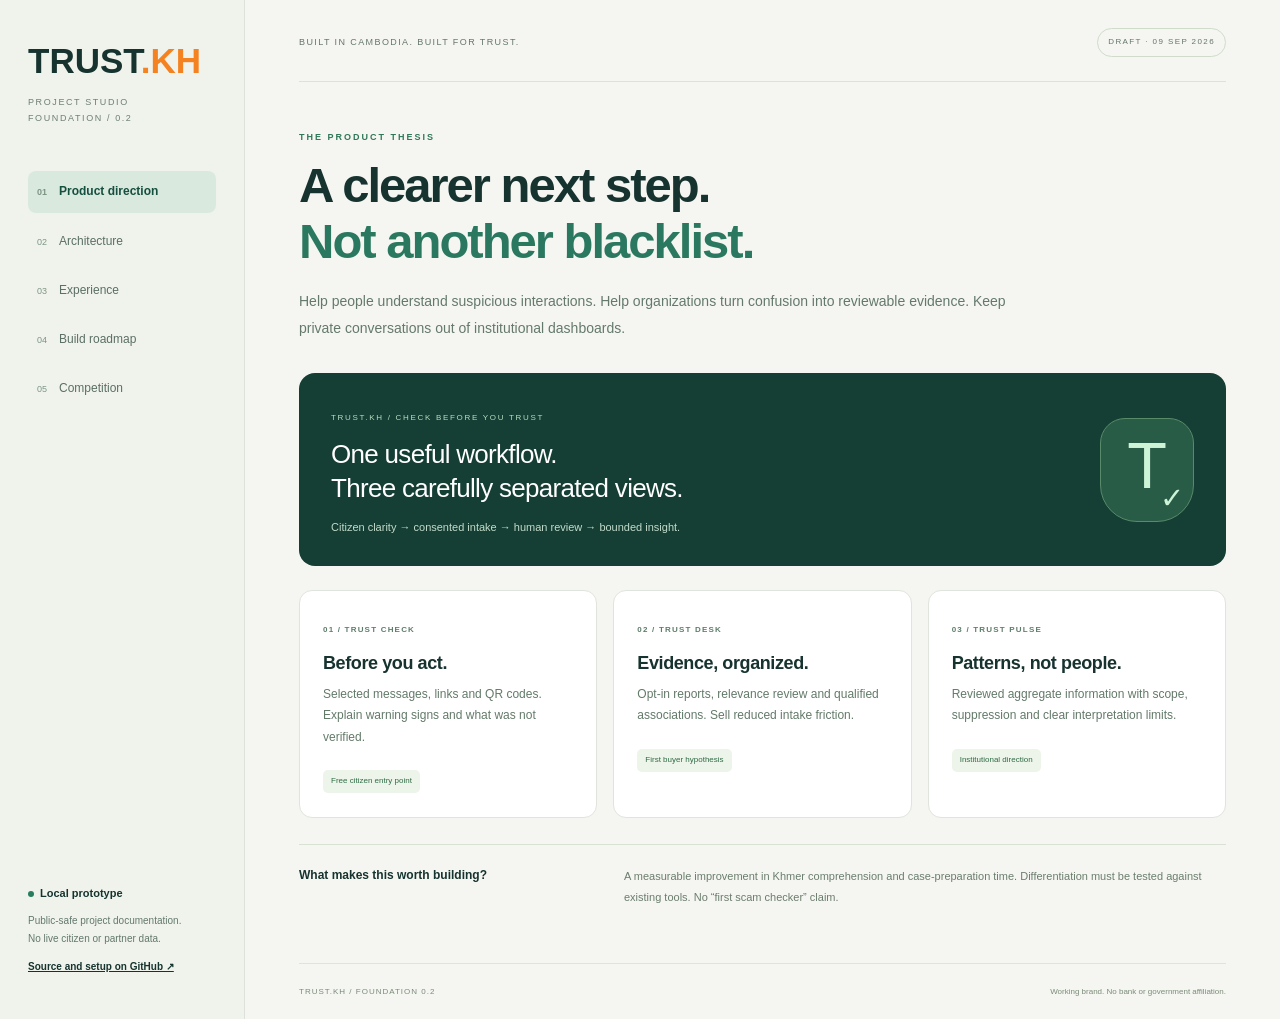
<file: app/static/project/index.html>
<!doctype html><html lang="en"><head><meta charset="utf-8"><meta name="viewport" content="width=device-width,initial-scale=1"><title>Trust.kh — Project studio</title><link rel="icon" href="icon.svg" type="image/svg+xml"><meta name="theme-color" content="#1B63C4"><link rel="stylesheet" href="studio.css"></head><body><a class="skip" href="#content">Skip to content</a><div class="shell"><aside class="rail"><a class="wordmark" href="#overview">TRUST<span>.KH</span></a><p class="rail-caption">PROJECT STUDIO<br>FOUNDATION / 0.2</p><nav aria-label="Project sections"><button class="active" data-view="overview" aria-pressed="true"><span>01</span>Product direction</button><button data-view="architecture" aria-pressed="false"><span>02</span>Architecture</button><button data-view="experience" aria-pressed="false"><span>03</span>Experience</button><button data-view="roadmap" aria-pressed="false"><span>04</span>Build roadmap</button><button data-view="pitch" aria-pressed="false"><span>05</span>Competition</button></nav><div class="rail-bottom"><span class="status-dot"></span>Local prototype<p>Public-safe project documentation.<br>No live citizen or partner data.</p><a href="../" data-app-link>Open local application ↗</a></div></aside><main id="content"><header class="top"><span>BUILT IN CAMBODIA. BUILT FOR TRUST.</span><span class="pill">DRAFT · 09 SEP 2026</span></header><section data-section="overview"><div class="eyebrow">THE PRODUCT THESIS</div><h1>A clearer next step.<br><em>Not another blacklist.</em></h1><p class="lead">Help people understand suspicious interactions. Help organizations turn confusion into reviewable evidence. Keep private conversations out of institutional dashboards.</p><div class="hero-box"><div><span class="tiny">TRUST.KH / CHECK BEFORE YOU TRUST</span><h2>One useful workflow.<br>Three carefully separated views.</h2><p>Citizen clarity → consented intake → human review → bounded insight.</p></div><span class="seal" aria-hidden="true">T<span>✓</span></span></div><div class="cards three"><article><span class="label">01 / TRUST CHECK</span><h3>Before you act.</h3><p>Selected messages, links and QR codes. Explain warning signs and what was not verified.</p><span class="tag">Free citizen entry point</span></article><article><span class="label">02 / TRUST DESK</span><h3>Evidence, organized.</h3><p>Opt-in reports, relevance review and qualified associations. Sell reduced intake friction.</p><span class="tag">First buyer hypothesis</span></article><article><span class="label">03 / TRUST PULSE</span><h3>Patterns, not people.</h3><p>Reviewed aggregate information with scope, suppression and clear interpretation limits.</p><span class="tag">Institutional direction</span></article></div><div class="split-note"><strong>What makes this worth building?</strong><p>A measurable improvement in Khmer comprehension and case-preparation time. Differentiation must be tested against existing tools. No “first scam checker” claim.</p></div></section><section data-section="architecture" hidden><div class="eyebrow">ONE REPOSITORY. ONE MODULAR APPLICATION.</div><h1>Small enough to build.<br><em>Clear enough to trust.</em></h1><p class="lead">The current local adapter is intentionally separate from the proposed production design. Infrastructure is not an impact metric.</p><div class="architecture"><div class="layer-caption">WORKING LOCAL FOUNDATION</div><div class="nodes"><div>Citizen browser<small>Selected input + consent</small></div><div>Analyst workspace<small>Development role key</small></div><div>Aggregate view<small>Separate development key</small></div></div><div class="arrow" aria-hidden="true">↓</div><div class="node-main">FastAPI modular application<small>Request limits · scoped capabilities · versioned passive rules · QR decoding</small></div><div class="arrow" aria-hidden="true">↓</div><div class="nodes two"><div>Short-lived memory<small>15-minute check capabilities</small></div><div>SQLite<small>Minimized reports, review, audit</small></div></div></div><div class="cards two"><article><span class="label">PILOT TARGET / NOT IMPLEMENTED</span><h3>Durable and purpose-bound.</h3><p>PostgreSQL migrations, named staff + MFA, organization-level authorization, bounded workers, private storage, retention jobs and tested recovery.</p></article><article><span class="label">DESIGN BOUNDARY</span><h3>No arbitrary browsing.</h3><p>The app does not visit submitted URLs. External reputation and extraction require an approved provider, privacy decision, cost cap and explicit availability states.</p></article></div><div class="split-note"><strong>Publication is a separate boundary.</strong><p>Production Pulse should read approved fixed-period snapshots, not an unrestricted case database. Current small-cell suppression is not an anonymity guarantee.</p></div></section><section data-section="experience" hidden><div class="eyebrow">THE EXPERIENCE</div><h1>Calm by design.<br><em>Specific when it matters.</em></h1><p class="lead">A restrained deep-green palette, readable type, large controls and explanations that distinguish evidence from uncertainty. Khmer citizen copy is a draft pending user review.</p><div class="experience-grid"><article class="screen"><div class="screen-top"><strong>trust.kh</strong><span>DESIGN WALKTHROUGH</span></div><h3>What feels suspicious?</h3><div class="fake-tabs"><span class="selected">Message</span><span>Link</span><span>QR</span></div><div class="sample-input">Synthetic example:<br>“Please send your OTP to claim a reward.”</div><div class="sample-button">Check warning signs ↗</div><p class="micro">Illustration of the implemented workflow. This studio does not submit or analyze messages.</p></article><article class="screen"><div class="screen-top"><strong>Your next step</strong><span>ILLUSTRATIVE RESULT</span></div><div class="warning"><span>STRONG WARNING SIGNS</span><h3>Do not share the code.</h3><p>The text requests an OTP. Verify independently rather than sending credentials to another person.</p></div><div class="reason"><strong>What is not checked</strong><p>Sender identity, bank ownership and live reputation.</p></div><div class="reason"><strong>You control reporting</strong><p>A separate consent step. No automatic public accusation.</p></div></article></div><div class="cards three"><article><span class="swatch green"></span><h3>Clear action</h3><p>Deep green for primary actions. Status always uses words as well as color.</p></article><article><span class="swatch amber"></span><h3>Calibrated warnings</h3><p>No invented “93% scam” scores. Present reasons, source limits and next steps.</p></article><article><span class="swatch gray"></span><h3>Honest unknowns</h3><p>An unknown result is not safe. Offline guidance must not look like a live check.</p></article></div><div class="split-note"><strong>Actual working screens are in the app.</strong><p>Use the citizen, analyst and Pulse pages on the local server. This walkthrough is not a substitute for backend tests or device testing.</p></div></section><section data-section="roadmap" hidden><div class="eyebrow">BUILD IN SMALL, VERIFIED SLICES</div><h1>From prototype<br><em>to credible evidence.</em></h1><p class="lead">A founder-led plan with AI-assisted development. Dates and capacity are assumptions; customer validation and safe data handling determine the release.</p><div class="timeline"><article><span class="week">09–15 SEP</span><div><span class="tag">FOUNDATION + DISCOVERY</span><h3>Establish the workflow.</h3><p>Local app, code history, architecture, acceptance tests. Interview five staff and ten citizen users; confirm ownership and category.</p></div></article><article><span class="week">16–29 SEP</span><div><span class="tag planned">PLANNED</span><h3>Build the controlled pilot path.</h3><p>Durable storage and named identity. Approved reputation adapter and user-confirmed extraction. Evaluate Khmer and KHQR compatibility.</p></div></article><article><span class="week">30 SEP–13 OCT</span><div><span class="tag planned">PLANNED</span><h3>Prove safety and usefulness.</h3><p>Consent, access, deletion and restoration tests. Controlled pilot only after release gates. Compare with the existing staff workflow.</p></div></article><article><span class="week">14–27 OCT</span><div><span class="tag planned">PLANNED</span><h3>Measure, correct, freeze.</h3><p>Review errors, price-test, seek a second design partner, document outcomes and rehearse a transparent demonstration.</p></div></article><article><span class="week">28 OCT–01 NOV</span><div><span class="tag planned">SUBMISSION BUFFER</span><h3>Submit what is true.</h3><p>Owner approval, exact eligibility and field checks. Distinguish working, synthetic and planned capabilities.</p></div></article></div><div class="split-note"><strong>Cut scope before cutting safeguards.</strong><p>Telegram, native apps, detailed maps and elaborate graph visuals come after the core intake workflow, not before it.</p></div></section><section data-section="pitch" hidden><div class="eyebrow">CDA 2026 / WORKING ENTRY STRATEGY</div><h1>Demonstrate value.<br><em>Do not manufacture traction.</em></h1><p class="lead">Primary working route: Digital Research &amp; Innovation, subject to eligibility confirmation. Minister’s Startup remains conditional on applicable registration and ownership requirements.</p><div class="hero-box"><div><span class="tiny">THE RESEARCH QUESTION</span><h2>Can structured, user-confirmed intake<br>make case preparation meaningfully better?</h2><p>Compare preparation time, comprehension, correction burden and mistakes—not just downloads.</p></div></div><div class="cards three"><article><span class="label">WORKING DEMO</span><h3>Show an unknown.</h3><p>Explain an OTP warning, then show an unfamiliar link with insufficient evidence. No claim of comprehensive scam detection.</p></article><article><span class="label">PILOT PROOF</span><h3>Measure the difference.</h3><p>Matched tasks, documented baseline, held-out cases and independent review where feasible. Targets are not results.</p></article><article><span class="label">RIGHT TO OPERATE</span><h3>Earn permission.</h3><p>Confirm applicant eligibility, project ownership, data permissions and any use of logos. No government endorsement is claimed.</p></article></div><div class="facts"><div><strong>02 Nov 2026</strong><span>Published application closing date</span></div><div><strong>Individual route</strong><span>Research &amp; Innovation eligibility</span></div><div><strong>No submission yet</strong><span>Draft proposal; owner action required</span></div></div><p class="micro">Source: MPTC CDA 2026 page, reviewed 9 September 2026. Verify requirements before submitting. <a href="https://mptc.gov.kh/cda26/" target="_blank" rel="noopener noreferrer">Official competition information ↗</a></p></section><footer>TRUST.KH / FOUNDATION 0.2<span>Working brand. No bank or government affiliation.</span></footer></main></div><script src="studio.js"></script></body></html>
</file>
<file: app/static/project/studio.css>
*{box-sizing:border-box}body{margin:0;background:#f5f6f1;color:#16332f;font-family:Inter,Arial,sans-serif;font-size:15px;line-height:1.6}button{font:inherit;cursor:pointer}a{color:inherit}button:focus-visible,a:focus-visible{outline:3px solid #b56b2e;outline-offset:5px}[hidden]{display:none!important}.skip{position:absolute;top:-100px;padding:10px;background:white;z-index:5}.skip:focus{top:4px}.shell{max-width:1600px;margin:auto;display:grid;grid-template-columns:245px 1fr;min-height:100vh}.rail{padding:43px 28px;border-right:1px solid #dce2da;display:flex;flex-direction:column;min-height:100vh;background:#f0f3ec}.wordmark{font-weight:800;font-size:35px;letter-spacing:0;text-decoration:none;line-height:1}.wordmark span{color:#F58220}.rail-caption{font-size:9px;letter-spacing:1.6px;color:#6c7f72;line-height:1.8;margin:16px 0 45px}nav{display:grid;gap:8px}nav button{border:0;background:transparent;text-align:left;padding:11px 9px;border-radius:8px;font-size:12px;color:#5a6f65}nav button span{font-size:9px;display:inline-block;width:22px;color:#7c9484}nav button.active{background:#dae9dd;color:#154f40;font-weight:700}.rail-bottom{margin-top:auto;padding-top:80px;font-size:11px;font-weight:700}.rail-bottom p{font-size:10px;font-weight:400;color:#63786d;line-height:1.8}.rail-bottom a{font-size:10px}.status-dot{width:6px;height:6px;display:inline-block;background:#277d5e;border-radius:50%;margin-right:6px}main{padding:28px 54px 20px;min-width:0}.top{display:flex;justify-content:space-between;align-items:center;gap:20px;font-size:9px;letter-spacing:1.4px;color:#64766a;border-bottom:1px solid #dde2d9;padding-bottom:24px;margin-bottom:48px}.pill{border:1px solid #d0dbcb;padding:7px 10px;border-radius:20px;font-size:8px;white-space:nowrap}.eyebrow{font-size:9px;letter-spacing:2px;font-weight:700;color:#317859;margin-bottom:14px}h1{font-size:49px;letter-spacing:-2px;font-weight:650;line-height:1.13;margin:0 0 19px}h1 em{font-style:normal;color:#2b7860}.lead{font-size:14px;max-width:710px;color:#64796c;line-height:1.9;margin:0 0 30px}.hero-box{padding:30px 32px;background:#153e34;color:white;border-radius:16px;display:flex;align-items:center;justify-content:space-between;gap:20px;margin:32px 0 24px}.tiny{font-size:8px;letter-spacing:1.7px;color:#b8dec2}.hero-box h2{font-weight:500;font-size:26px;letter-spacing:-.7px;line-height:1.3;margin:11px 0}.hero-box p{font-size:11px;color:#c3dccb;margin:13px 0 0}.seal{position:relative;font-size:65px;background:#285c47;color:#cef4d8;width:94px;height:104px;border:1px solid #578b6a;border-radius:25px 25px 37px 37px;text-align:center;line-height:1.45;flex-shrink:0}.seal span{position:absolute;right:9px;bottom:2px;font-size:29px}.cards{display:grid;gap:16px;margin:23px 0}.three{grid-template-columns:repeat(3,1fr)}.two{grid-template-columns:repeat(2,1fr)}.cards article{padding:24px 23px;background:#fff;border:1px solid #dfe5dc;border-radius:13px}.label{font-size:8px;letter-spacing:1.2px;color:#5d7d6a;font-weight:700}h3{font-size:18px;letter-spacing:-.4px;margin:12px 0 8px;line-height:1.35}.cards p{font-size:12px;line-height:1.8;color:#637a69;margin:8px 0 18px}.tag{font-size:8px;background:#edf4e9;color:#2f6b46;border-radius:5px;padding:5px 8px;display:inline-block}.planned{background:#f7eddc;color:#80591d}.split-note{display:grid;grid-template-columns:1fr 2fr;gap:24px;border-top:1px solid #d9e1d4;margin-top:26px;padding-top:21px}.split-note strong{font-size:12px;line-height:1.5}.split-note p{font-size:11px;color:#6a7d6c;line-height:1.9;margin:0}footer{margin-top:55px;border-top:1px solid #dfe4d9;padding:22px 0 0;display:flex;justify-content:space-between;gap:15px;font-size:8px;letter-spacing:1px;color:#798b77}footer span{letter-spacing:0}.architecture{padding:28px;background:#fff;border:1px solid #dce6d8;border-radius:15px;margin-top:25px}.layer-caption{font-size:9px;letter-spacing:1.8px;margin-bottom:23px;color:#438162}.nodes{display:grid;grid-template-columns:repeat(3,1fr);gap:15px}.nodes.two{grid-template-columns:repeat(2,1fr)}.nodes div,.node-main{border:1px solid #b4d3b4;border-radius:10px;background:#f3f8ee;text-align:center;padding:16px 12px;font-size:13px;font-weight:650}.nodes small,.node-main small{display:block;font-size:9px;font-weight:400;color:#6b8168;margin-top:5px}.node-main{background:#193f33;color:#fff}.node-main small{color:#c5d9c6}.arrow{text-align:center;font-size:25px;line-height:1.1;color:#579369;margin:9px}.experience-grid{display:grid;grid-template-columns:1fr 1fr;gap:24px}.screen{background:#fff;border:1px solid #d9e4d4;border-radius:17px;padding:26px;box-shadow:0 12px 30px #152a1905}.screen-top{display:flex;align-items:center;justify-content:space-between;gap:10px;border-bottom:1px solid #e2e8dc;padding-bottom:15px;margin-bottom:22px}.screen-top strong{font-size:21px;letter-spacing:-1px}.screen-top span{font-size:7px;color:#7a8a74;letter-spacing:.7px}.fake-tabs{display:flex;gap:8px;margin:17px 0;font-size:10px}.fake-tabs span{padding:6px 14px;background:#f2f5ef;border-radius:6px}.fake-tabs .selected{background:#154b38;color:white}.sample-input{border:1px solid #d9e3d2;background:#f8faf5;padding:18px;border-radius:9px;font-size:12px;line-height:2;color:#65785e;min-height:130px}.sample-button{background:#17573e;color:white;padding:12px 17px;border-radius:8px;display:inline-block;font-size:11px;margin:18px 0 0}.micro{font-size:10px;color:#7a8a70;line-height:1.9}.warning{background:#fbefea;border:1px solid #ebcabe;border-radius:11px;padding:18px}.warning>span{font-size:8px;letter-spacing:1.3px;color:#a14e38}.warning h3{font-size:20px;color:#a14e38}.warning p{font-size:11px;color:#7d665d}.reason{border-top:1px solid #e4e8df;padding-top:13px;margin-top:18px}.reason strong{font-size:11px}.reason p{font-size:11px;color:#71836a;margin:4px 0}.swatch{display:block;width:31px;height:31px;border-radius:50%;margin-bottom:16px}.green{background:#17573e}.amber{background:#b77336}.gray{background:#8a9a86}.timeline{margin-top:25px}.timeline article{display:grid;grid-template-columns:140px 1fr;gap:25px;padding:22px 0;border-top:1px solid #dbe2d4}.week{font-size:11px;color:#4a7052;padding-top:4px;font-weight:600}.timeline h3{margin:9px 0 6px}.timeline p{font-size:12px;color:#6b7d64;margin:0;line-height:1.8}.facts{display:grid;grid-template-columns:repeat(3,1fr);gap:22px;padding:25px 0;border-top:1px solid #dce3d5}.facts strong{font-size:18px;display:block;letter-spacing:-.4px}.facts span{font-size:10px;color:#718668}@media(max-width:1050px){.shell{grid-template-columns:210px 1fr}.rail{padding:33px 20px}main{padding:28px 30px}h1{font-size:42px}.hero-box h2{font-size:22px}.three{grid-template-columns:1fr}.split-note{grid-template-columns:1fr;gap:8px}}@media(max-width:720px){.shell{display:block}.rail{min-height:0;padding:22px 20px;display:block;border-right:0;border-bottom:1px solid #dce2da}.rail-caption{margin:9px 0 18px}.rail-bottom{display:none}nav{grid-template-columns:repeat(2,1fr);gap:4px}nav button{min-height:44px}.wordmark{font-size:30px}main{padding:23px 20px}.top{margin-bottom:30px;letter-spacing:.5px;font-size:8px}.pill{font-size:7px}h1{font-size:36px;letter-spacing:-1.2px}.hero-box{padding:23px}.hero-box h2{font-size:23px}.seal{display:none}.two,.experience-grid,.nodes,.nodes.two,.facts{grid-template-columns:1fr}.timeline article{grid-template-columns:1fr;gap:10px}.architecture{padding:20px}.lead{font-size:13px}footer{display:block}footer span{display:block;margin-top:8px}}@media(prefers-reduced-motion:reduce){*{scroll-behavior:auto!important}}
</file>
